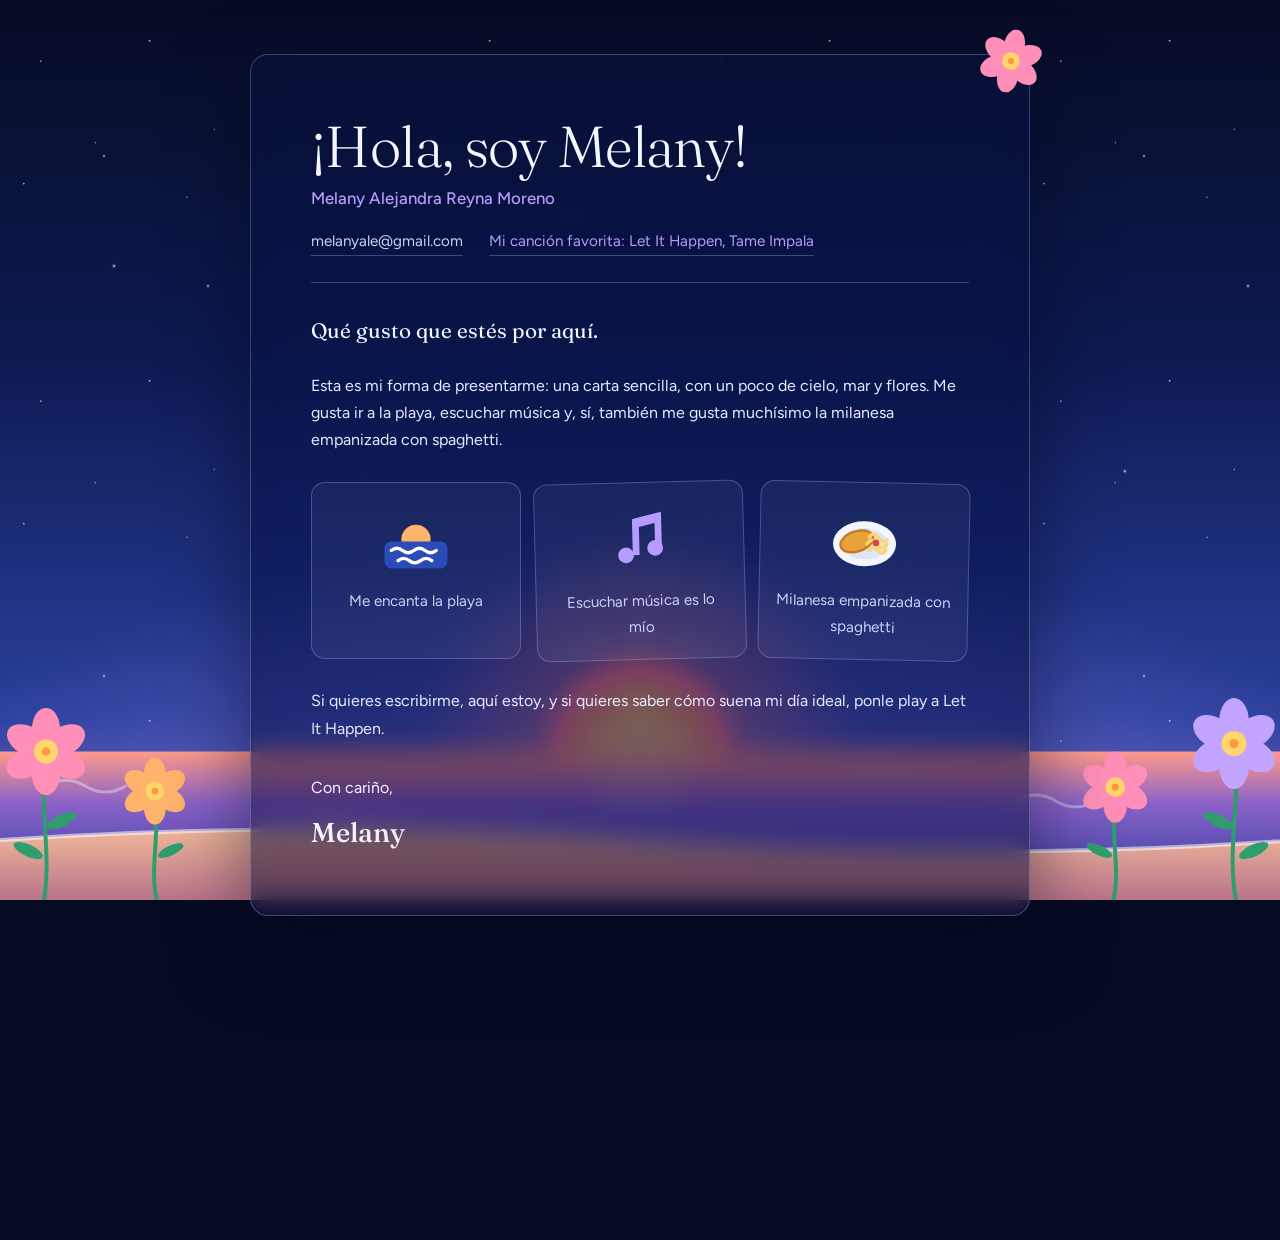
<file: index.html>
<!DOCTYPE html>
<html lang="es">
<head>
<meta charset="UTF-8">
<meta name="viewport" content="width=device-width, initial-scale=1">
<title>Hola, soy Melany</title>
<link href="https://fonts.googleapis.com/css2?family=Fraunces:opsz,wght@9..144,300;9..144,500&family=Figtree:wght@400;500;600&display=swap" rel="stylesheet">
<link rel="stylesheet" href="styles.css">
</head>
<body>
  <div class="stars" aria-hidden="true"></div>

  <!-- Atardecer en la playa con flores -->
  <svg class="scene" viewBox="0 0 1440 400" preserveAspectRatio="xMidYMax slice" aria-hidden="true">
    <defs>
      <symbol id="flor" viewBox="-20 -20 40 40">
        <g fill="currentColor">
          <ellipse cx="0" cy="-10" rx="6.5" ry="10"/>
          <ellipse cx="0" cy="-10" rx="6.5" ry="10" transform="rotate(60)"/>
          <ellipse cx="0" cy="-10" rx="6.5" ry="10" transform="rotate(120)"/>
          <ellipse cx="0" cy="-10" rx="6.5" ry="10" transform="rotate(180)"/>
          <ellipse cx="0" cy="-10" rx="6.5" ry="10" transform="rotate(240)"/>
          <ellipse cx="0" cy="-10" rx="6.5" ry="10" transform="rotate(300)"/>
        </g>
        <circle r="5.5" fill="#ffd66b"/><circle r="2" fill="#ff9a3c"/>
      </symbol>
      <radialGradient id="sol" cx="50%" cy="50%" r="50%">
        <stop offset="0" stop-color="#fff1b8"/><stop offset=".6" stop-color="#ffab7a"/><stop offset="1" stop-color="#ff6f9d"/>
      </radialGradient>
      <radialGradient id="brillo" cx="50%" cy="50%" r="50%">
        <stop offset="0" stop-color="#ffb08a" stop-opacity=".7"/><stop offset="1" stop-color="#ff6f9d" stop-opacity="0"/>
      </radialGradient>
      <linearGradient id="mar" x1="0" y1="0" x2="0" y2="1">
        <stop offset="0" stop-color="#ff9a8a"/><stop offset=".35" stop-color="#8a62c8"/><stop offset="1" stop-color="#27399a"/>
      </linearGradient>
      <linearGradient id="arena" x1="0" y1="0" x2="0" y2="1">
        <stop offset="0" stop-color="#f0b79a"/><stop offset="1" stop-color="#b9748a"/>
      </linearGradient>
    </defs>

    <circle cx="720" cy="250" r="230" fill="url(#brillo)"/>
    <g class="bob">
      <circle cx="720" cy="250" r="92" fill="url(#sol)"/>
    </g>
    <rect x="0" y="250" width="1440" height="150" fill="url(#mar)"/>
    <!-- carita del sol -->
    <g fill="#7a3a5c" stroke="#7a3a5c" stroke-linecap="round">
      <circle cx="692" cy="212" r="5" stroke="none"/><circle cx="748" cy="212" r="5" stroke="none"/>
      <path d="M700 228 Q720 246 740 228" fill="none" stroke-width="4"/>
    </g>
    <circle cx="676" cy="228" r="8" fill="#ff7aa0" opacity=".6"/><circle cx="764" cy="228" r="8" fill="#ff7aa0" opacity=".6"/>
    <!-- reflejo y olas -->
    <g stroke="#ffe3c4" stroke-width="3" stroke-linecap="round" fill="none" opacity=".7">
      <path d="M660 268h120"/><path d="M675 284h90"/><path d="M690 300h60"/>
    </g>
    <g stroke="#fff" stroke-width="3" stroke-linecap="round" fill="none" opacity=".35">
      <path d="M120 285q20-12 40 0t40 0"/><path d="M1100 300q20-12 40 0t40 0"/><path d="M380 320q20-12 40 0t40 0"/><path d="M930 276q20-12 40 0t40 0"/>
    </g>
    <path d="M0 345 Q360 315 720 340 T1440 335 V400 H0Z" fill="url(#arena)"/>
    <path d="M0 345 Q360 315 720 340 T1440 335" fill="none" stroke="#fff" stroke-width="4" opacity=".55"/>

    <!-- flores izquierda -->
    <g fill="none" stroke="#2f9e6e" stroke-width="4" stroke-linecap="round">
      <path d="M120 250 C112 300 126 350 118 400"/><path d="M230 290 C236 330 224 370 232 400"/><path d="M45 310 C52 345 40 375 48 400"/>
    </g>
    <g fill="#2f9e6e"><ellipse cx="136" cy="320" rx="16" ry="6" transform="rotate(-25 136 320)"/><ellipse cx="102" cy="350" rx="16" ry="6" transform="rotate(25 102 350)"/><ellipse cx="246" cy="350" rx="14" ry="5" transform="rotate(-25 246 350)"/></g>
    <use href="#flor" x="76" y="206" width="88" height="88" style="color:#ff8fb8"/>
    <use href="#flor" x="196" y="256" width="68" height="68" style="color:#ffb36b"/>
    <use href="#flor" x="20" y="282" width="56" height="56" style="color:#c3a4ff"/>

    <!-- flores derecha -->
    <g fill="none" stroke="#2f9e6e" stroke-width="4" stroke-linecap="round">
      <path d="M1320 240 C1328 295 1312 350 1322 400"/><path d="M1200 285 C1194 330 1206 370 1198 400"/><path d="M1396 305 C1390 340 1402 375 1394 400"/>
    </g>
    <g fill="#2f9e6e"><ellipse cx="1304" cy="320" rx="16" ry="6" transform="rotate(25 1304 320)"/><ellipse cx="1340" cy="350" rx="16" ry="6" transform="rotate(-25 1340 350)"/><ellipse cx="1184" cy="350" rx="14" ry="5" transform="rotate(25 1184 350)"/></g>
    <use href="#flor" x="1274" y="196" width="92" height="92" style="color:#c3a4ff"/>
    <use href="#flor" x="1164" y="250" width="72" height="72" style="color:#ff8fb8"/>
    <use href="#flor" x="1366" y="278" width="58" height="58" style="color:#fff3f0"/>
  </svg>

  <main class="letter">
    <svg class="corner" viewBox="-20 -20 40 40" aria-hidden="true"><use href="#flor" x="-20" y="-20" width="40" height="40" style="color:#ff8fb8"/></svg>

    <header>
      <h1>¡Hola, soy Melany!</h1>
      <div class="fullname">Melany Alejandra Reyna Moreno</div>
      <div class="contact">
        <a href="mailto:melanyale@gmail.com">melanyale@gmail.com</a>
        <a class="song" href="https://www.youtube.com/results?search_query=Tame+Impala+Let+It+Happen" target="_blank" rel="noopener">Mi canción favorita: Let It Happen, Tame Impala</a>
      </div>
    </header>

    <p class="greeting">Qué gusto que estés por aquí.</p>

    <p>Esta es mi forma de presentarme: una carta sencilla, con un poco de cielo, mar y flores. Me gusta ir a la playa, escuchar música y, sí, también me gusta muchísimo la milanesa empanizada con spaghetti.</p>

    <div class="likes">
      <div class="like">
        <svg viewBox="0 0 64 64" aria-hidden="true">
          <circle cx="32" cy="34" r="13" fill="#ffb36b"/>
          <rect x="4" y="36" width="56" height="24" rx="6" fill="#2a4bb8"/>
          <g stroke="#fff" stroke-width="3" stroke-linecap="round" fill="none"><path d="M10 44q5-4 10 0t10 0t10 0t10 0"/><path d="M16 53q5-4 10 0t10 0t10 0"/></g>
        </svg>
        <p>Me encanta la playa</p>
      </div>
      <div class="like">
        <svg viewBox="0 0 64 64" aria-hidden="true">
          <g fill="#b79cff"><circle cx="20" cy="48" r="7"/><circle cx="46" cy="42" r="7"/>
          <path d="M26 48V16l26-6v32h-6V20l-14 3v25z"/></g>
        </svg>
        <p>Escuchar música es lo mío</p>
      </div>
      <div class="like">
        <svg viewBox="0 0 64 64" aria-hidden="true">
          <ellipse cx="32" cy="38" rx="28" ry="20" fill="#f4f6ff"/><ellipse cx="32" cy="38" rx="21" ry="14" fill="#dfe5fb"/>
          <ellipse cx="25" cy="36" rx="15" ry="9" transform="rotate(-20 25 36)" fill="#e8a23c" stroke="#c27a1e" stroke-width="2"/>
          <g fill="none" stroke="#ffd66b" stroke-width="3" stroke-linecap="round"><path d="M36 32q4-6 8 0t8 2"/><path d="M34 38q5-6 9 0t9 0"/><path d="M36 44q4-5 8 0t7-1"/></g>
          <circle cx="42" cy="37" r="3" fill="#e0453c"/>
        </svg>
        <p>Milanesa empanizada con spaghetti</p>
      </div>
    </div>

    <p>Si quieres escribirme, aquí estoy, y si quieres saber cómo suena mi día ideal, ponle play a Let It Happen.</p>

    <div class="closing">
      <div>Con cariño,</div>
      <div class="signature">Melany</div>
    </div>
  </main>
</body>
</html>
</file>
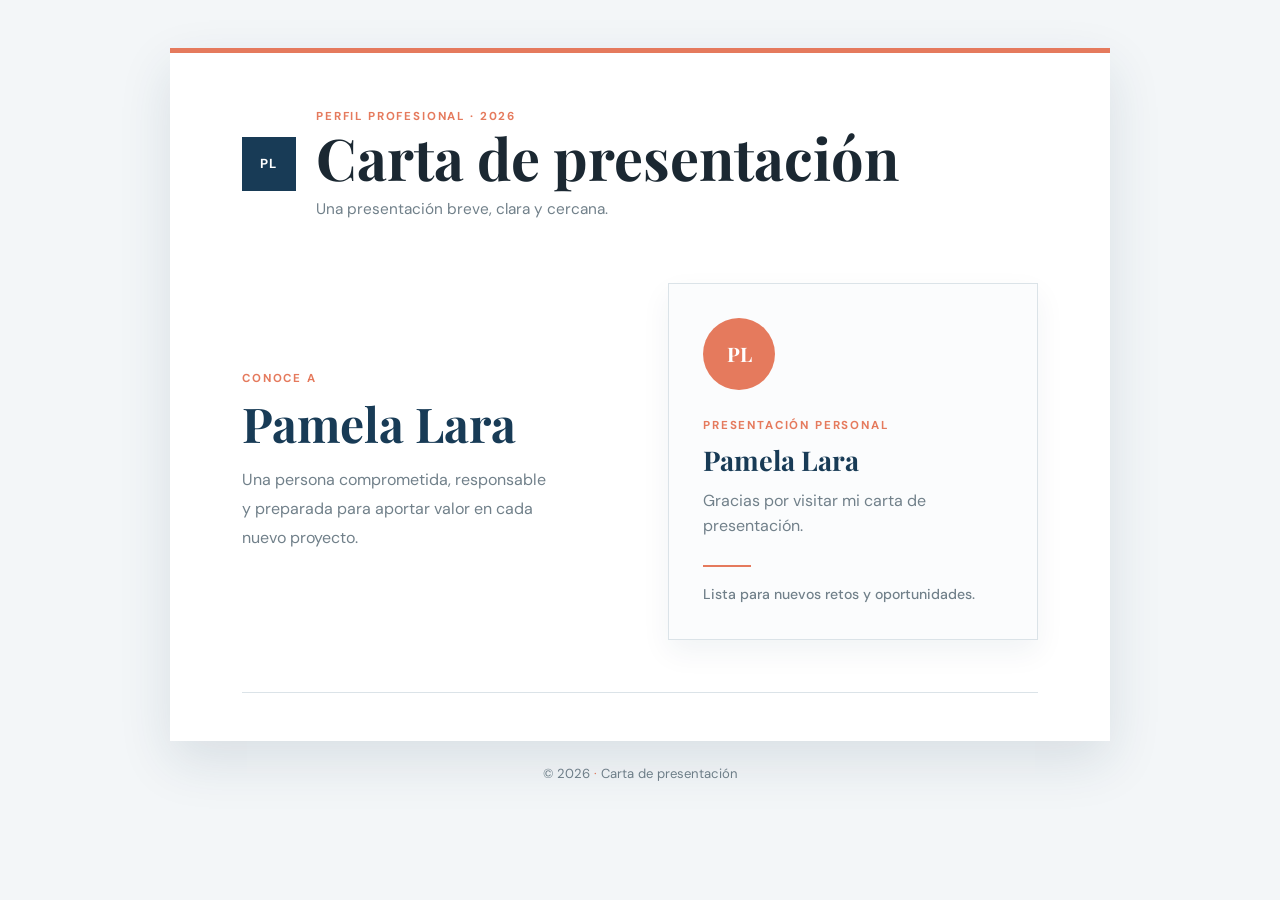
<file: carta/pamela/index.html>
<!DOCTYPE html>
<html lang="es">
<head>
<meta charset="UTF-8">
<meta name="viewport" content="width=device-width, initial-scale=1.0">
<title>Carta de Presentación</title>
<link rel="stylesheet" href="style.css">
</head>
<body>

  <main class="page-shell">
    <header class="hero">
      <div class="hero-mark">PL</div>
      <div>
        <p class="eyebrow">Perfil profesional · 2026</p>
        <h1>Carta de presentación</h1>
        <p class="hero-copy">Una presentación breve, clara y cercana.</p>
      </div>
    </header>

    <section class="presentation" aria-labelledby="profile-title">
      <div class="presentation-intro">
        <p class="section-label">Conoce a</p>
        <h2 id="profile-title">Pamela Lara</h2>
        <p class="intro-copy">Una persona comprometida, responsable y preparada para aportar valor en cada nuevo proyecto.</p>
      </div>

      <article class="card">
        <div class="card-avatar"><span>PL</span></div>
        <div class="card-details">
          <p class="card-kicker">Presentación personal</p>
          <h3 class="card-name">Pamela Lara</h3>
          <p class="card-description">Gracias por visitar mi carta de presentación.</p>
        </div>
        <div class="card-line" aria-hidden="true"></div>
        <p class="card-note">Lista para nuevos retos y oportunidades.</p>
      </article>
    </section>

    <div class="accent-rule" aria-hidden="true"></div>
  </main>

  <footer class="footer">
    <p>&copy; 2026 <span>·</span> Carta de presentación</p>
  </footer>

</body>
</html>
</file>
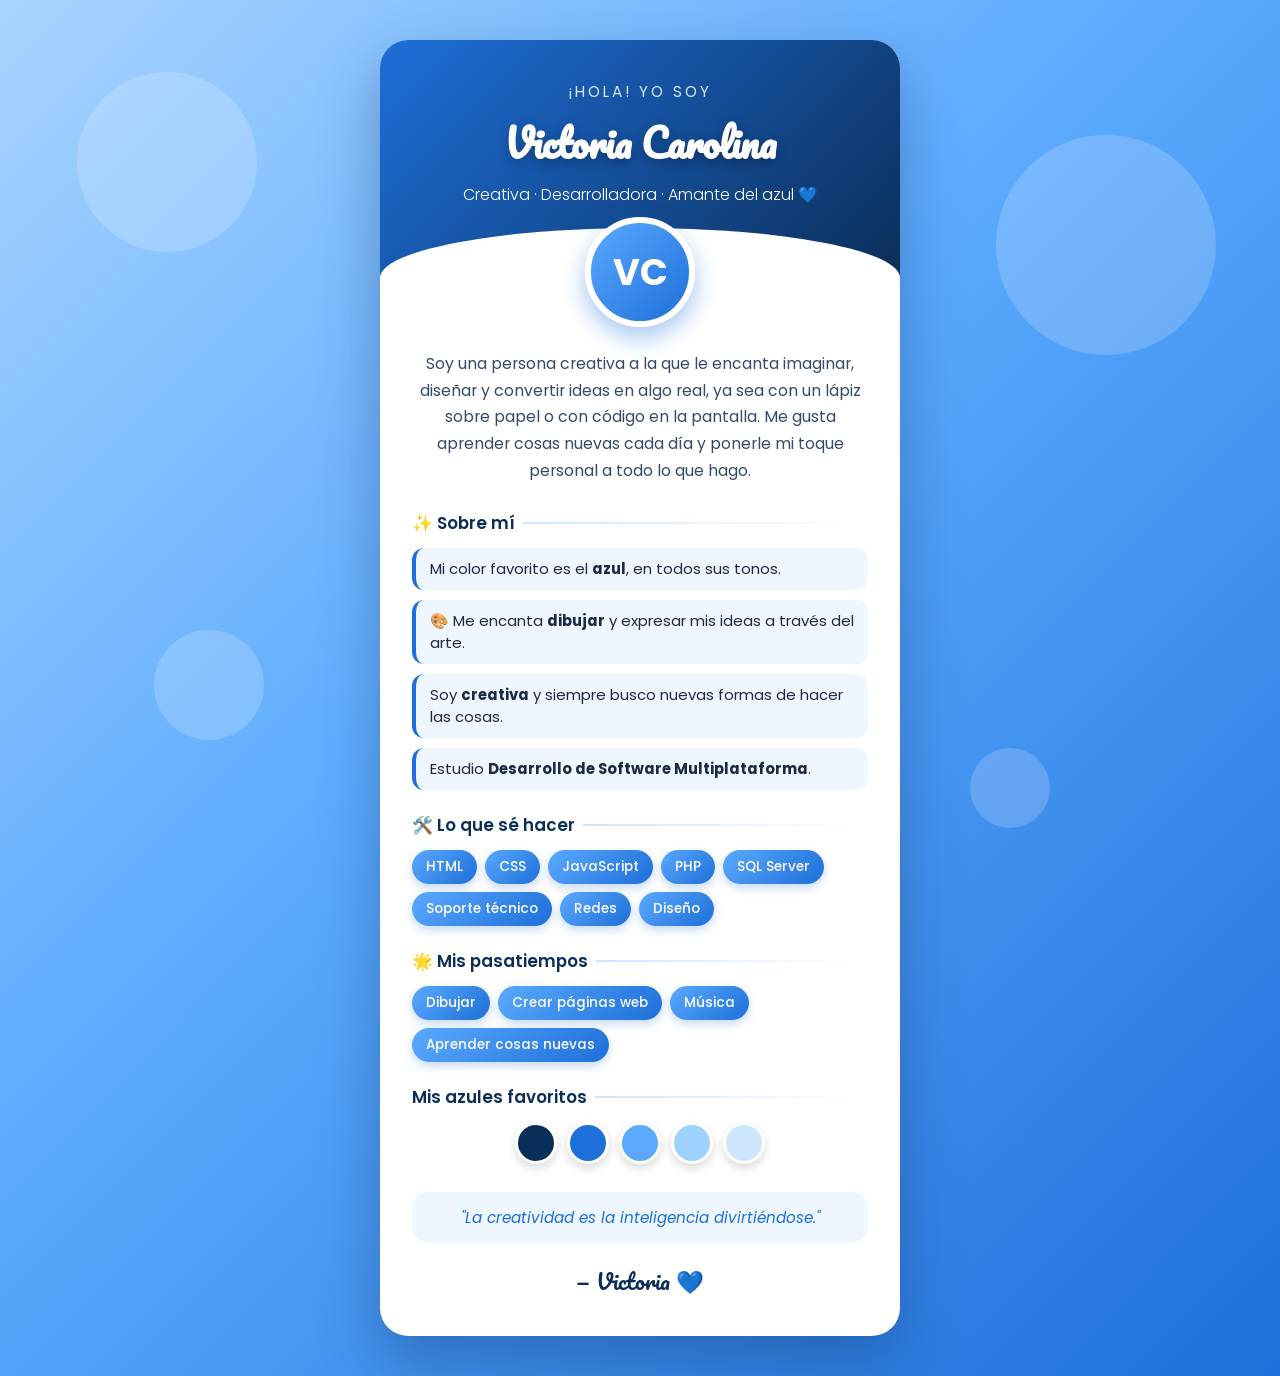
<file: carta/victoria/index.html>
<!DOCTYPE html>
<html lang="es">
<head>
  <meta charset="UTF-8">
  <meta name="viewport" content="width=device-width, initial-scale=1.0">
  <title>Carta de Presentación - Victoria Carolina</title>

  <!-- Fuentes de Google -->
  <link href="https://fonts.googleapis.com/css2?family=Poppins:wght@300;400;600;700&family=Pacifico&display=swap" rel="stylesheet">

  <!-- Hoja de estilos separada -->
  <link rel="stylesheet" href="style.css">
</head>
<body>

  <!-- Burbujas del fondo -->
  <div class="burbuja b1"></div>
  <div class="burbuja b2"></div>
  <div class="burbuja b3"></div>
  <div class="burbuja b4"></div>

  <!-- Card de presentación -->
  <div class="card">

    <div class="card-header">
      <p class="saludo">¡Hola! Yo soy</p>
      <h1 class="nombre">Victoria Carolina</h1>
      <p class="subtitulo">Creativa · Desarrolladora · Amante del azul 💙</p>
    </div>

    <div class="avatar">VC</div>

    <div class="card-body">

      <p class="presentacion">
        Soy una persona creativa a la que le encanta imaginar, diseñar y
        convertir ideas en algo real, ya sea con un lápiz sobre papel o con
        código en la pantalla. Me gusta aprender cosas nuevas cada día y
        ponerle mi toque personal a todo lo que hago.
      </p>

      <h2 class="seccion-titulo">✨ Sobre mí</h2>
      <ul class="lista">
        <li>Mi color favorito es el <strong>azul</strong>, en todos sus tonos.</li>
        <li>🎨 Me encanta <strong>dibujar</strong> y expresar mis ideas a través del arte.</li>
        <li>Soy <strong>creativa</strong> y siempre busco nuevas formas de hacer las cosas.</li>
        <li>Estudio <strong>Desarrollo de Software Multiplataforma</strong>.</li>
      </ul>

      <h2 class="seccion-titulo">🛠️ Lo que sé hacer</h2>
      <div class="chips">
        <span class="chip">HTML</span>
        <span class="chip">CSS</span>
        <span class="chip">JavaScript</span>
        <span class="chip">PHP</span>
        <span class="chip">SQL Server</span>
        <span class="chip">Soporte técnico</span>
        <span class="chip">Redes</span>
        <span class="chip">Diseño</span>
      </div>

      <h2 class="seccion-titulo">🌟 Mis pasatiempos</h2>
      <div class="chips">
        <span class="chip">Dibujar</span>
        <span class="chip">Crear páginas web</span>
        <span class="chip">Música</span>
        <span class="chip">Aprender cosas nuevas</span>
      </div>

      <h2 class="seccion-titulo"> Mis azules favoritos</h2>
      <div class="paleta">
        <div class="color c1" title="Azul marino"></div>
        <div class="color c2" title="Azul rey"></div>
        <div class="color c3" title="Azul cielo"></div>
        <div class="color c4" title="Azul bebé"></div>
        <div class="color c5" title="Azul hielo"></div>
      </div>

      <p class="frase">
        "La creatividad es la inteligencia divirtiéndose."
      </p>

      <p class="firma">— Victoria 💙</p>

    </div>
  </div>

</body>
</html>
</file>
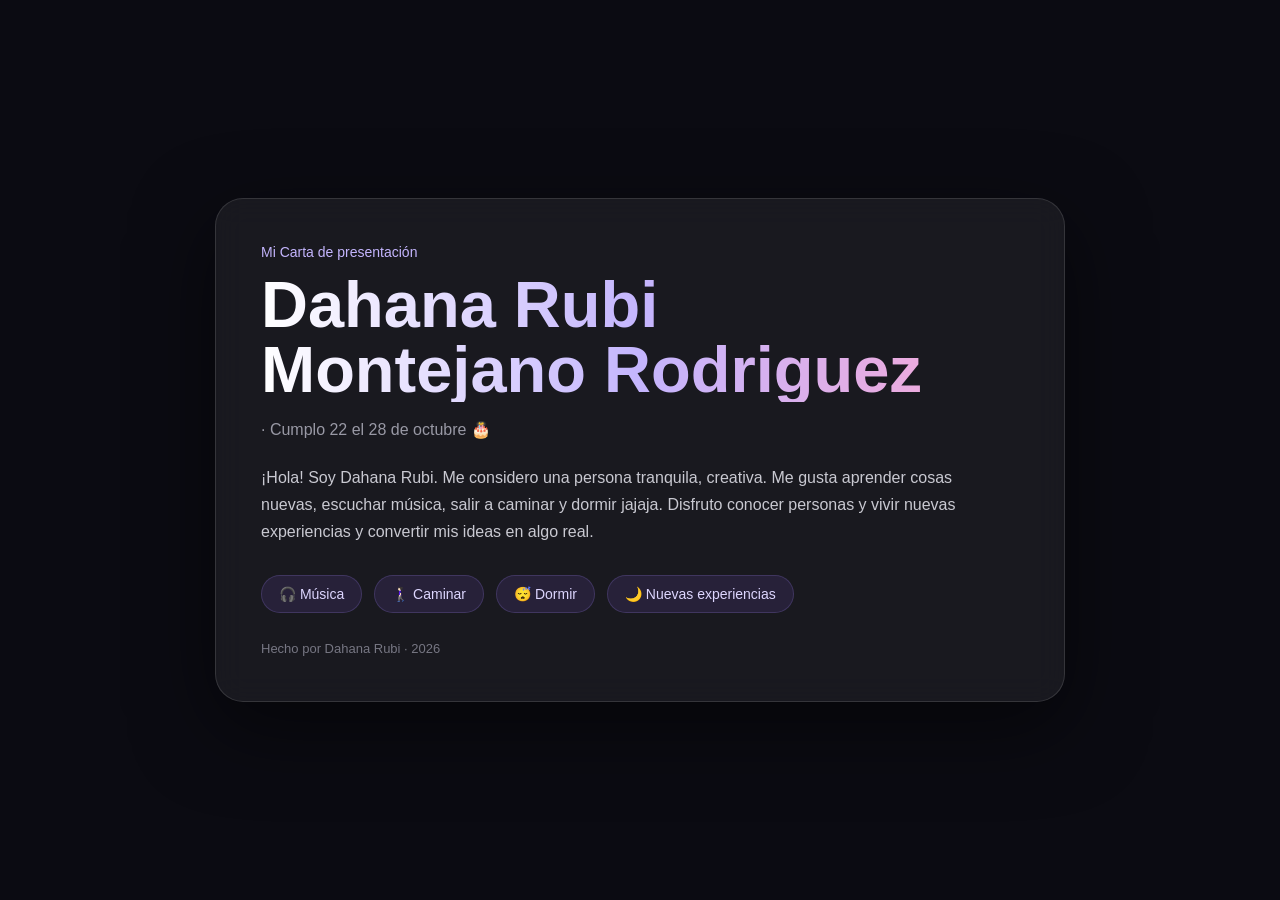
<file: rubi/carta/index.html>
<!DOCTYPE html>
<html lang="es">
<head>
    <meta charset="UTF-8">
    <meta name="viewport" content="width=device-width, initial-scale=1.0">
    <title>Dahana Rubi | Presentación</title>
    <!-- Enlace al archivo CSS -->
    <link rel="stylesheet" href="style.css">
</head>

<body>
    <div class="card">
        <div class="tag">Mi Carta de presentación</div>

        <h1>Dahana Rubi<br>Montejano Rodriguez</h1>

        <p class="edad">· Cumplo 22 el 28 de octubre 🎂</p>

        <p class="texto">
            ¡Hola! Soy Dahana Rubi. Me considero una persona tranquila,
            creativa. Me gusta aprender cosas nuevas, escuchar
            música, salir a caminar y dormir jajaja.
            Disfruto conocer personas y vivir nuevas experiencias y
            convertir mis ideas en algo real.
        </p>

        <div class="intereses">
            <div class="interes">🎧 Música</div>
            <div class="interes">🚶🏻‍♀️ Caminar</div>
            <div class="interes">😴 Dormir</div>
            <div class="interes">🌙 Nuevas experiencias</div>
        </div>

        <footer>
            Hecho por Dahana Rubi · 2026
        </footer>
    </div>
</body>
</html>
</file>
<file: styles.css>
:root {
  --midnight: #070b24; --deep: #13296e; --sky: #3f7bff;
  --lilac: #b79cff; --dawn: #ffb89a; --ink: #f3f5ff; --soft: #c9d2f5;
  --glass: rgba(10,18,56,.55); --line: rgba(190,205,255,.28);
}
* { box-sizing: border-box; margin: 0; padding: 0; }
html { background: var(--midnight); }
body {
  min-height: 100vh; font-family: "Figtree", system-ui, sans-serif; color: var(--ink);
  line-height: 1.7; padding: 6vh 20px 36vh; position: relative; overflow-x: hidden;
  background:
    radial-gradient(90% 55% at 50% 100%, rgba(183,156,255,.5), transparent 72%),
    linear-gradient(180deg, var(--midnight) 0%, #0d1b52 40%, #2a3f9c 80%, #7a5fc4 100%);
  background-attachment: fixed;
}

/* Estrellas */
.stars, .stars::before, .stars::after { content:""; position:fixed; inset:0; pointer-events:none; z-index:0; }
.stars {
  background-image:
    radial-gradient(1.2px 1.2px at 12% 18%, #fff, transparent), radial-gradient(1px 1px at 28% 42%, #fff, transparent),
    radial-gradient(1.4px 1.4px at 44% 12%, #fff, transparent), radial-gradient(1px 1px at 63% 38%, #fff, transparent),
    radial-gradient(1.2px 1.2px at 78% 24%, #fff, transparent), radial-gradient(1px 1px at 91% 22%, #fff, transparent),
    radial-gradient(1.3px 1.3px at 7% 54%, #fff, transparent), radial-gradient(1px 1px at 55% 58%, #fff, transparent),
    radial-gradient(1.2px 1.2px at 85% 52%, #fff, transparent);
  background-size: 340px 340px; opacity: .85;
}
.stars::before {
  background-image:
    radial-gradient(1.8px 1.8px at 20% 30%, #dfe7ff, transparent), radial-gradient(1.6px 1.6px at 70% 15%, #fff, transparent),
    radial-gradient(2px 2px at 40% 55%, #e8dcff, transparent), radial-gradient(1.6px 1.6px at 88% 46%, #fff, transparent);
  background-size: 520px 520px; animation: twinkle 5s ease-in-out infinite;
}
.stars::after {
  background-image:
    radial-gradient(2.6px 2.6px at 15% 35%, #fff, rgba(255,255,255,.2) 60%, transparent),
    radial-gradient(3px 3px at 75% 28%, #fff, rgba(255,255,255,.2) 60%, transparent),
    radial-gradient(2.4px 2.4px at 48% 62%, #fff, rgba(255,255,255,.2) 60%, transparent);
  background-size: 760px 760px; filter: drop-shadow(0 0 6px rgba(200,215,255,.9));
  animation: twinkle 7s ease-in-out -2s infinite;
}
@keyframes twinkle { 0%,100% { opacity:1; } 50% { opacity:.35; } }

/* Escena del atardecer */
.scene { position: fixed; left: 0; right: 0; bottom: 0; width: 100%; height: 44vh; z-index: 0; pointer-events: none; }
.scene .bob { animation: bob 6s ease-in-out infinite; transform-origin: 50% 100%; }
@keyframes bob { 0%,100% { transform: translateY(0); } 50% { transform: translateY(-6px); } }

/* Carta */
.letter {
  position: relative; z-index: 1; max-width: 780px; margin: 0 auto;
  padding: clamp(28px, 6vw, 60px); background: var(--glass); border: 1px solid var(--line);
  border-radius: 18px; backdrop-filter: blur(12px) saturate(130%); -webkit-backdrop-filter: blur(12px) saturate(130%);
  box-shadow: 0 30px 80px rgba(3,6,30,.5);
}
.corner { position: absolute; width: 64px; height: 64px; top: -26px; right: -14px; transform: rotate(12deg); }
header { padding-bottom: 26px; margin-bottom: 30px; border-bottom: 1px solid var(--line); }
h1 { font-family: "Fraunces", Georgia, serif; font-weight: 300; font-size: clamp(2.4rem, 7vw, 3.6rem); line-height: 1.1; letter-spacing: -.01em; }
.fullname { margin-top: 6px; color: var(--lilac); font-weight: 500; font-size: 1.05rem; }
.contact { margin-top: 16px; display: flex; flex-wrap: wrap; gap: 6px 26px; font-size: .95rem; color: var(--soft); }
.contact a { color: inherit; text-decoration: none; border-bottom: 1px solid var(--line); }
.contact a:hover, .contact a:focus-visible { color: #fff; border-color: var(--dawn); outline: none; }
.contact a.song { color: var(--lilac); }

p { margin-bottom: 1.15em; max-width: 68ch; color: #e6ebff; }
.greeting { font-family: "Fraunces", Georgia, serif; font-size: 1.3rem; color: var(--ink); }

.likes { display: grid; grid-template-columns: repeat(auto-fit, minmax(180px, 1fr)); gap: 14px; margin: 28px 0; }
.like { padding: 18px 16px; text-align: center; border: 1px solid var(--line); border-radius: 14px; background: rgba(255,255,255,.05); }
.like svg { width: 72px; height: 72px; margin-bottom: 8px; }
.like p { margin: 0; font-size: .95rem; color: var(--soft); }
.like:nth-child(2) { transform: rotate(-1.5deg); }
.like:nth-child(3) { transform: rotate(1.2deg); }

.closing { margin-top: 32px; }
.signature {
  margin-top: 8px; font-family: "Fraunces", Georgia, serif; font-weight: 500; font-size: 1.7rem;
  background: linear-gradient(90deg, var(--ink), var(--dawn)); -webkit-background-clip: text; background-clip: text; color: transparent;
}

@media (prefers-reduced-motion: reduce) { .stars::before, .stars::after, .scene .bob { animation: none; } }
@media (max-width: 520px) { .like:nth-child(n) { transform: none; } .corner { width: 50px; height: 50px; right: -6px; } }
@media print {
  body { background: #fff; color: #111; padding: 0; }
  .stars, .scene, .corner { display: none; }
  .letter { background: #fff; border: 0; box-shadow: none; backdrop-filter: none; }
  h1, .greeting { color: #111; } p, .contact, .contact a, .like p { color: #222; }
  .fullname, .contact a.song { color: #3a2fa0; } .signature { background: none; color: #111; }
}
</file>
<file: carta/pamela/style.css>
@import url('https://fonts.googleapis.com/css2?family=DM+Sans:wght@400;500;600;700&family=Playfair+Display:wght@600;700&display=swap');

:root {
  --bg: #f3f6f8;
  --paper: #ffffff;
  --ink: #1b2832;
  --muted: #71808a;
  --navy: #183b56;
  --coral: #e57a5d;
  --line: #dbe3e8;
  --shadow: rgba(24, 59, 86, 0.12);
}

* {
  margin: 0;
  padding: 0;
  box-sizing: border-box;
}

body {
  min-height: 100vh;
  font-family: 'DM Sans', sans-serif;
  background: var(--bg);
  color: var(--ink);
  display: flex;
  flex-direction: column;
  align-items: center;
  padding: 48px 24px 32px;
  position: relative;
  overflow-x: hidden;
}

.page-shell {
  width: min(100%, 940px);
  padding: 56px 72px 48px;
  background: var(--paper);
  border-top: 5px solid var(--coral);
  box-shadow: 0 20px 50px var(--shadow);
  animation: appear 0.7s ease both;
}

.hero {
  display: flex;
  align-items: center;
  gap: 20px;
  margin-bottom: 64px;
}

.hero-mark {
  width: 54px;
  height: 54px;
  flex: 0 0 54px;
  display: grid;
  place-items: center;
  background: var(--navy);
  color: #fff;
  font-size: 0.82rem;
  font-weight: 700;
  letter-spacing: 0.08em;
}

.hero h1 {
  margin-top: 5px;
  color: var(--ink);
  font-family: 'Playfair Display', Georgia, serif;
  font-size: clamp(2.1rem, 5vw, 3.6rem);
  line-height: 1;
}

.eyebrow, .section-label, .card-kicker {
  color: var(--coral);
  font-size: 0.72rem;
  font-weight: 700;
  letter-spacing: 0.16em;
  text-transform: uppercase;
}

.hero-copy {
  margin-top: 12px;
  color: var(--muted);
  font-size: 0.96rem;
}

.presentation {
  display: grid;
  grid-template-columns: 1fr 1fr;
  gap: 56px;
  align-items: center;
}

.presentation-intro h2 {
  margin: 12px 0 18px;
  color: var(--navy);
  font-family: 'Playfair Display', Georgia, serif;
  font-size: clamp(2rem, 4vw, 3rem);
  line-height: 1.05;
}

.intro-copy {
  max-width: 310px;
  color: var(--muted);
  font-size: 1rem;
  line-height: 1.8;
}

.card {
  position: relative;
  padding: 34px;
  border: 1px solid var(--line);
  background: #fbfcfd;
  box-shadow: 0 12px 28px rgba(24, 59, 86, 0.06);
  animation: appear 0.7s 0.12s ease both;
}

.card:hover {
  transform: translateY(-3px);
  box-shadow: 0 16px 32px rgba(24, 59, 86, 0.11);
}

.card-avatar {
  width: 72px;
  height: 72px;
  margin-bottom: 28px;
  border-radius: 50%;
  color: #fff;
  display: flex;
  align-items: center;
  justify-content: center;
  background: var(--coral);
  font-family: 'Playfair Display', Georgia, serif;
  font-size: 1.25rem;
  font-weight: 700;
}

.card-name {
  margin: 9px 0 10px;
  color: var(--navy);
  font-family: 'Playfair Display', Georgia, serif;
  font-size: 1.7rem;
}

.card-description, .card-note {
  color: var(--muted);
  line-height: 1.6;
}

.card-line {
  width: 48px;
  height: 2px;
  margin: 26px 0 16px;
  background: var(--coral);
}

.card-note {
  font-size: 0.88rem;
  font-weight: 500;
}

.footer {
  margin-top: 24px;
  color: var(--muted);
  font-size: 0.82rem;
  text-align: center;
}

.footer span { color: var(--coral); }

.accent-rule {
  width: 100%;
  height: 1px;
  margin-top: 52px;
  background: var(--line);
}

@keyframes appear {
  from { opacity: 0; transform: translateY(12px); }
  to { opacity: 1; transform: translateY(0); }
}

@media (max-width: 480px) {
  body { padding: 20px 14px 24px; }

  .page-shell { padding: 38px 24px 32px; }

  .hero { align-items: flex-start; margin-bottom: 48px; }

  .hero-mark { width: 44px; height: 44px; flex-basis: 44px; }

  .presentation { grid-template-columns: 1fr; gap: 34px; }

  .card { padding: 28px; }

  .accent-rule { margin-top: 38px; }
}
</file>
<file: carta/victoria/style.css>
/* ===== Colores (todos en tonos azules) ===== */
:root {
  --azul-oscuro: #0b2e59;
  --azul-medio: #1e6fd9;
  --azul-claro: #5aa9ff;
  --azul-cielo: #cfe6ff;
  --azul-hielo: #eef6ff;
  --blanco: #ffffff;
  --texto: #1b2b44;
}

* {
  margin: 0;
  padding: 0;
  box-sizing: border-box;
}

body {
  font-family: 'Poppins', sans-serif;
  min-height: 100vh;
  display: flex;
  justify-content: center;
  align-items: center;
  padding: 40px 16px;
  background: linear-gradient(135deg, #a8d4ff 0%, #5aa9ff 45%, #1e6fd9 100%);
  color: var(--texto);
  overflow-x: hidden;
  position: relative;
}

/* ===== Burbujas decorativas de fondo ===== */
.burbuja {
  position: fixed;
  border-radius: 50%;
  background: rgba(255, 255, 255, 0.18);
  animation: flotar 12s ease-in-out infinite;
  z-index: 0;
}
.b1 { width: 180px; height: 180px; top: 8%;  left: 6%;  }
.b2 { width: 110px; height: 110px; top: 70%; left: 12%; animation-delay: 2s; }
.b3 { width: 220px; height: 220px; top: 15%; right: 5%; animation-delay: 4s; }
.b4 { width: 80px;  height: 80px;  bottom: 8%; right: 18%; animation-delay: 6s; }

@keyframes flotar {
  0%, 100% { transform: translateY(0); }
  50%      { transform: translateY(-25px); }
}

/* ===== La card principal ===== */
.card {
  position: relative;
  z-index: 1;
  width: 100%;
  max-width: 520px;
  background: var(--blanco);
  border-radius: 28px;
  box-shadow: 0 25px 60px rgba(11, 46, 89, 0.35);
  overflow: hidden;
  animation: aparecer 0.9s ease-out;
}

@keyframes aparecer {
  from { opacity: 0; transform: translateY(40px) scale(0.96); }
  to   { opacity: 1; transform: translateY(0) scale(1); }
}

/* Encabezado azul con ola */
.card-header {
  background: linear-gradient(135deg, var(--azul-medio), var(--azul-oscuro));
  padding: 40px 24px 70px;
  text-align: center;
  color: var(--blanco);
  position: relative;
}

.card-header::after {
  content: "";
  position: absolute;
  bottom: -1px;
  left: 0;
  width: 100%;
  height: 50px;
  background: var(--blanco);
  border-radius: 50% 50% 0 0 / 100% 100% 0 0;
}

.saludo {
  font-size: 0.95rem;
  letter-spacing: 3px;
  text-transform: uppercase;
  opacity: 0.85;
}

.nombre {
  font-family: 'Pacifico', cursive;
  font-size: 2.4rem;
  margin-top: 6px;
  text-shadow: 0 4px 12px rgba(0, 0, 0, 0.25);
}

.subtitulo {
  margin-top: 6px;
  font-weight: 300;
  font-size: 1rem;
}

/* Avatar con iniciales */
.avatar {
  width: 110px;
  height: 110px;
  margin: -60px auto 0;
  position: relative;
  z-index: 2;
  border-radius: 50%;
  background: linear-gradient(135deg, var(--azul-claro), var(--azul-medio));
  border: 6px solid var(--blanco);
  box-shadow: 0 10px 25px rgba(30, 111, 217, 0.4);
  display: flex;
  justify-content: center;
  align-items: center;
  font-size: 2.3rem;
  font-weight: 700;
  color: var(--blanco);
}

/* Cuerpo de la card */
.card-body {
  padding: 24px 32px 36px;
}

.presentacion {
  text-align: center;
  line-height: 1.7;
  font-size: 0.98rem;
  color: #34496b;
  margin-bottom: 26px;
}

.seccion-titulo {
  font-size: 1.05rem;
  font-weight: 600;
  color: var(--azul-oscuro);
  margin: 22px 0 12px;
  display: flex;
  align-items: center;
  gap: 8px;
}

.seccion-titulo::after {
  content: "";
  flex: 1;
  height: 2px;
  background: linear-gradient(90deg, var(--azul-cielo), transparent);
}

/* Lista "Sobre mí" */
.lista {
  list-style: none;
  display: grid;
  gap: 10px;
}

.lista li {
  background: var(--azul-hielo);
  border-left: 4px solid var(--azul-medio);
  padding: 10px 14px;
  border-radius: 12px;
  font-size: 0.93rem;
  transition: transform 0.25s, background 0.25s;
}

.lista li:hover {
  transform: translateX(6px);
  background: var(--azul-cielo);
}

/* Etiquetas (chips) */
.chips {
  display: flex;
  flex-wrap: wrap;
  gap: 8px;
}

.chip {
  background: linear-gradient(135deg, var(--azul-claro), var(--azul-medio));
  color: var(--blanco);
  padding: 7px 14px;
  border-radius: 50px;
  font-size: 0.85rem;
  font-weight: 500;
  box-shadow: 0 4px 10px rgba(30, 111, 217, 0.25);
  transition: transform 0.2s;
}

.chip:hover {
  transform: translateY(-3px) scale(1.05);
}

/* Paleta de azules favoritos */
.paleta {
  display: flex;
  gap: 10px;
  justify-content: center;
  margin-top: 6px;
}

.color {
  width: 42px;
  height: 42px;
  border-radius: 50%;
  border: 3px solid var(--blanco);
  box-shadow: 0 4px 10px rgba(0, 0, 0, 0.15);
  transition: transform 0.25s;
}

.color:hover { transform: scale(1.2) rotate(10deg); }

/* Colores de la paleta (antes estaban en el HTML con style="") */
.c1 { background: #0b2e59; }
.c2 { background: #1e6fd9; }
.c3 { background: #5aa9ff; }
.c4 { background: #9fd3ff; }
.c5 { background: #cfe6ff; }

/* Frase final */
.frase {
  margin-top: 28px;
  text-align: center;
  font-style: italic;
  color: var(--azul-medio);
  font-size: 0.95rem;
  background: var(--azul-hielo);
  padding: 14px;
  border-radius: 16px;
}

.firma {
  text-align: center;
  margin-top: 18px;
  font-family: 'Pacifico', cursive;
  font-size: 1.4rem;
  color: var(--azul-oscuro);
}

/* Ajuste para celular */
@media (max-width: 480px) {
  .nombre { font-size: 1.9rem; }
  .card-body { padding: 20px 20px 28px; }
}
</file>
<file: rubi/carta/style.css>
* {
    margin: 0;
    padding: 0;
    box-sizing: border-box;
}

body {
    min-height: 100vh;
    display: flex;
    align-items: center;
    justify-content: center;
    font-family: "Segoe UI", sans-serif;
    background: #0b0b12;
    color: white;
    padding: 20px;
}

.card {
    width: 100%;
    max-width: 850px;
    padding: 45px;
    border-radius: 28px;
    background: rgba(255,255,255,0.06);
    border: 1px solid rgba(255,255,255,0.12);
    box-shadow: 0 25px 80px rgba(0,0,0,0.5);
    backdrop-filter: blur(15px);
    animation: aparecer 1s ease;
}

.tag {
    color: #c4b5fd;
    font-size: 14px;
    margin-bottom: 12px;
}

h1 {
    font-size: clamp(38px, 6vw, 65px);
    line-height: 1;
    margin-bottom: 18px;
    background: linear-gradient(90deg, #fff, #c4b5fd, #f9a8d4);
    -webkit-background-clip: text;
    -webkit-text-fill-color: transparent;
}

.edad {
    color: #9999a5;
    margin-bottom: 25px;
}

.texto {
    color: #c9c9d1;
    line-height: 1.7;
    max-width: 700px;
    margin-bottom: 30px;
}

.intereses {
    display: flex;
    flex-wrap: wrap;
    gap: 12px;
}

.interes {
    padding: 10px 17px;
    border-radius: 30px;
    background: rgba(139,92,246,0.12);
    border: 1px solid rgba(167,139,250,0.2);
    color: #ddd6fe;
    font-size: 14px;
}

footer {
    margin-top: 28px;
    color: #777783;
    font-size: 13px;
}

@keyframes aparecer {
    from {
        opacity: 0;
        transform: translateY(20px);
    }
    to {
        opacity: 1;
        transform: translateY(0);
    }
}

@media (max-width: 600px) {
    .card {
        padding: 30px;
    }
}
</file>
